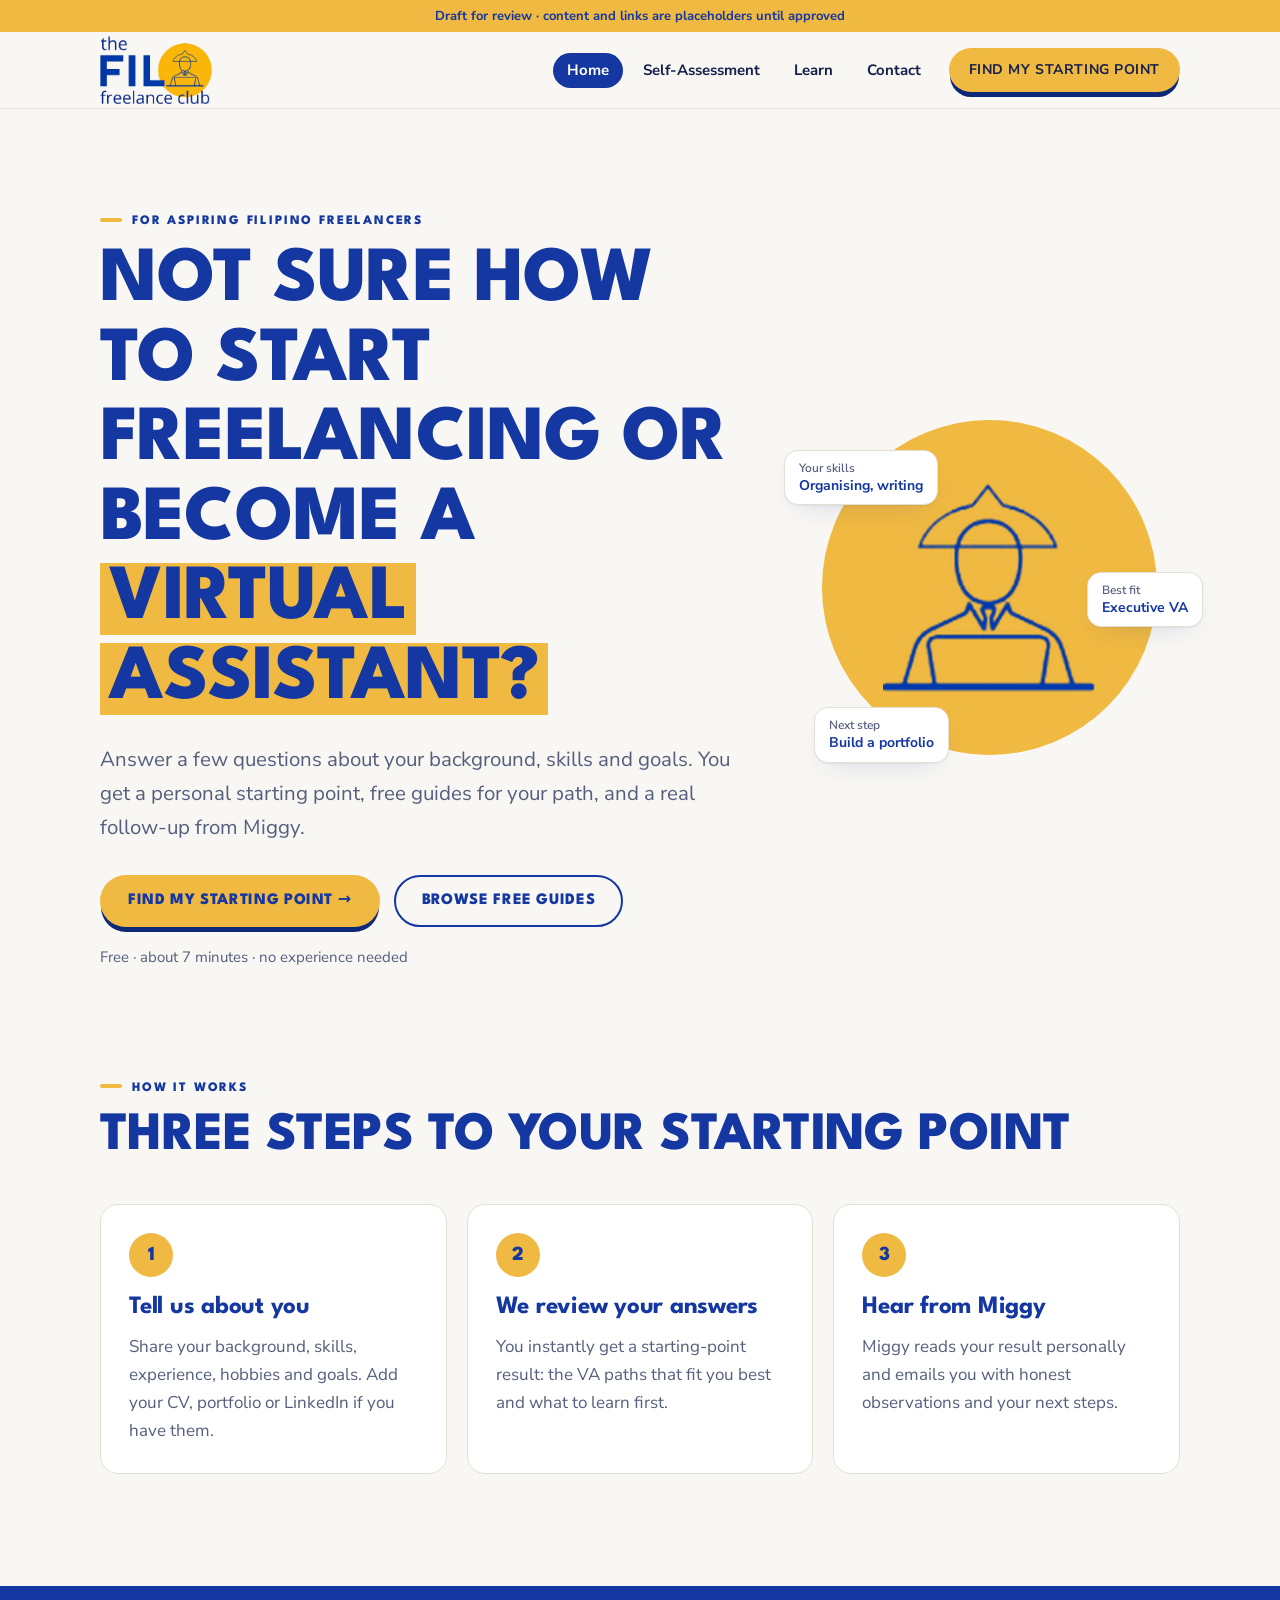
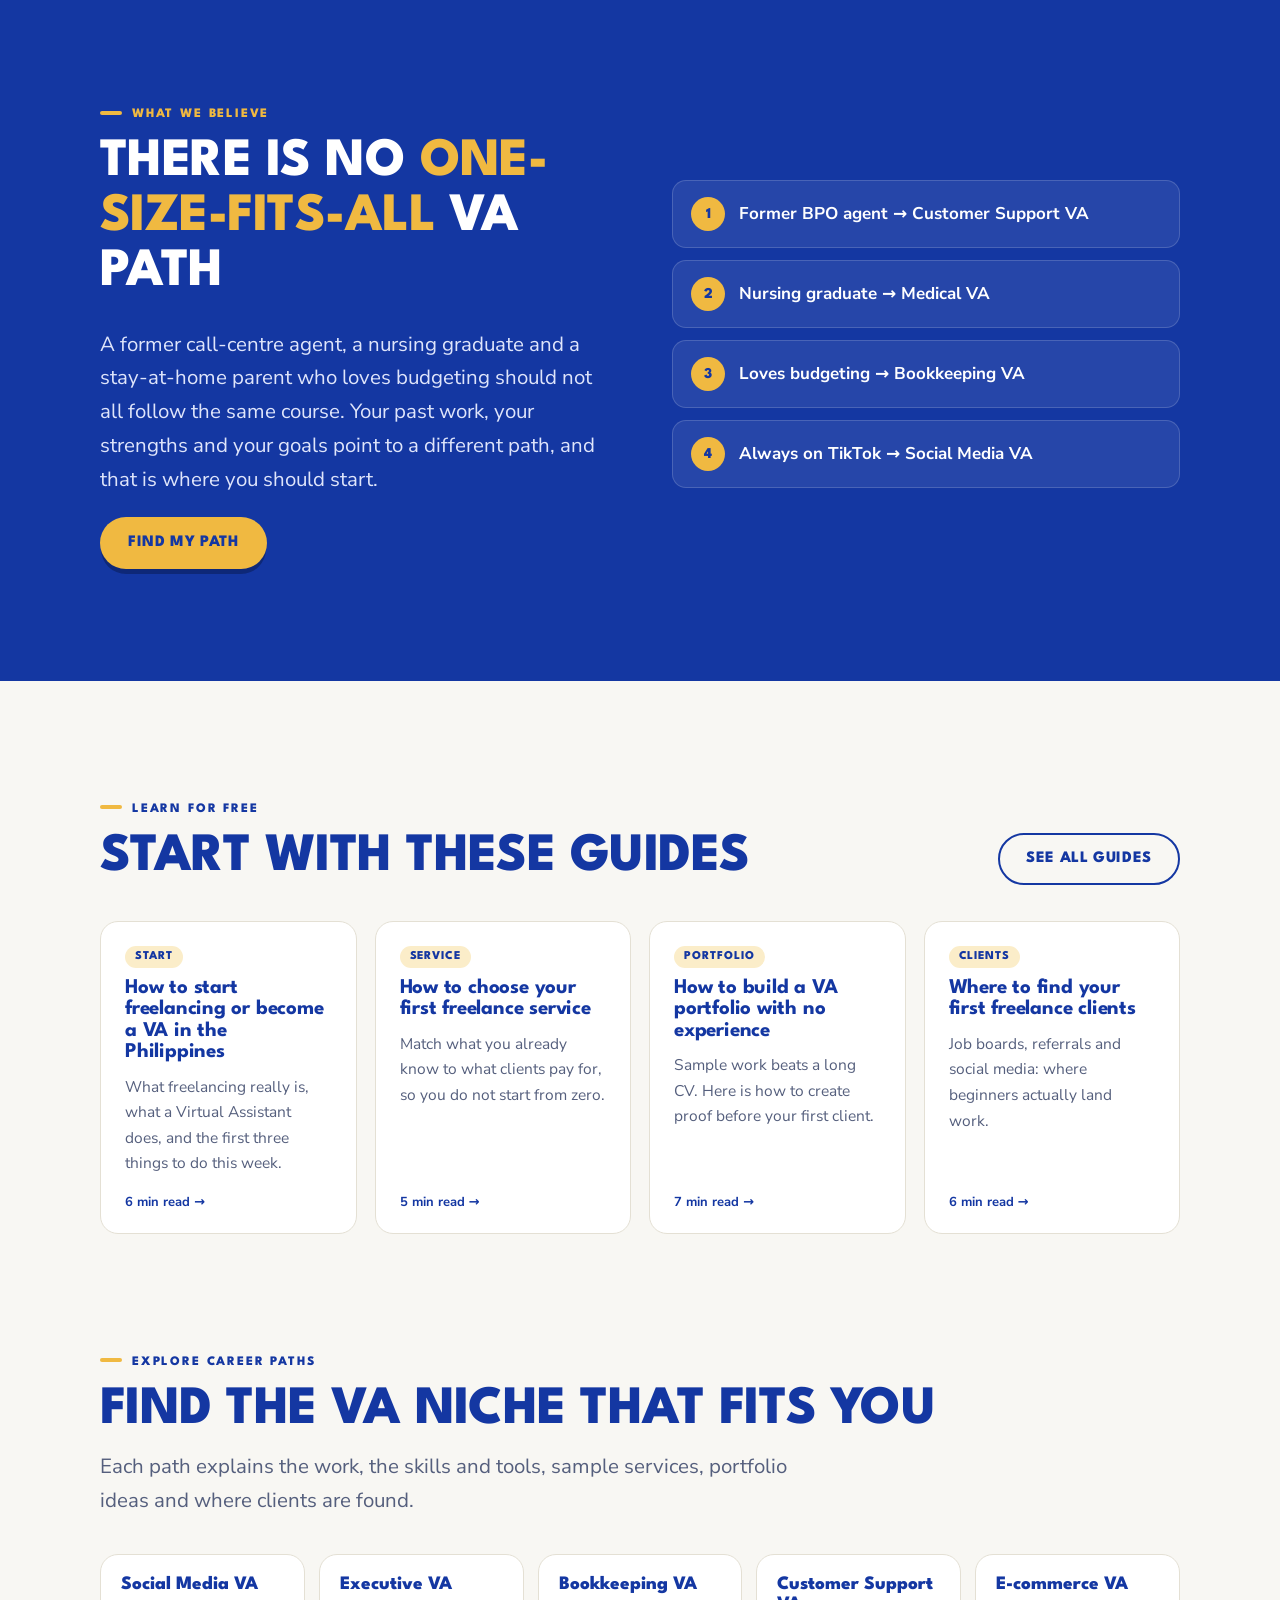
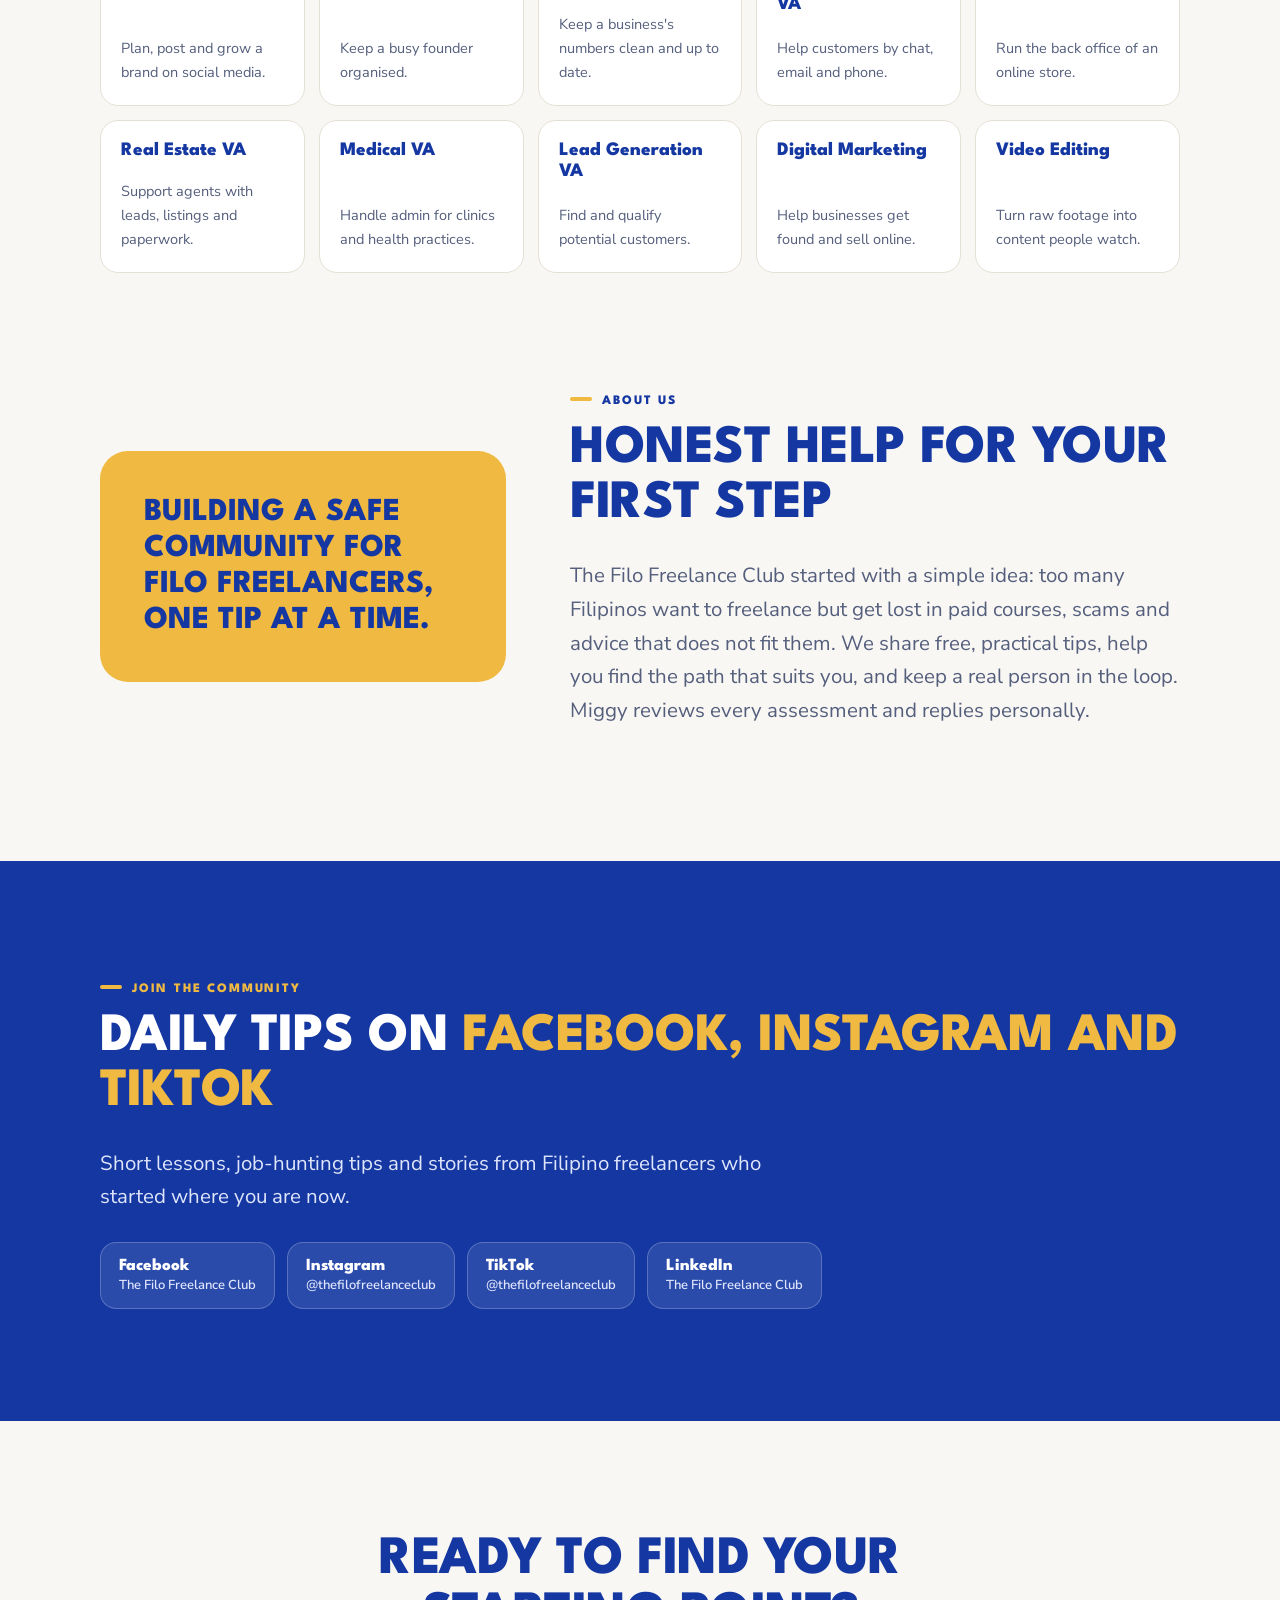
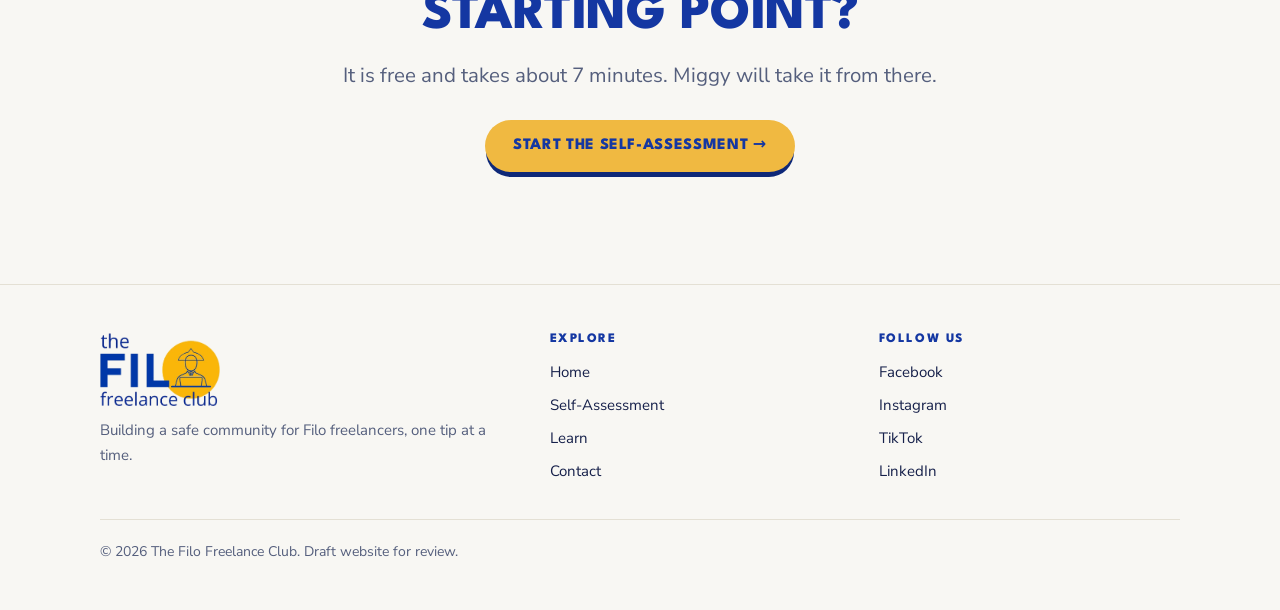
<file: index.html>
<!doctype html>
<html lang="en">
<head>
  <meta charset="utf-8">
  <meta name="viewport" content="width=device-width, initial-scale=1">
  <title>The Filo Freelance Club · Start freelancing or become a VA</title>
  <meta name="description" content="Not sure how to start freelancing or become a Virtual Assistant? Take a free self-assessment, learn with free guides, and get a personal follow-up from Miggy.">
  <meta name="theme-color" content="#1437a2">
  <link rel="icon" href="assets/img/favicon.png">
  <link rel="preconnect" href="https://fonts.googleapis.com">
  <link rel="preconnect" href="https://fonts.gstatic.com" crossorigin>
  <link href="https://fonts.googleapis.com/css2?family=League+Spartan:wght@600;700;800&family=Nunito+Sans:wght@400;600;700;800&display=swap" rel="stylesheet">
  <link rel="stylesheet" href="assets/css/style.css">
</head>
<body data-page="home">
  <a class="skip" href="#main">Skip to content</a>
  <div class="draft-bar">Draft for review · content and links are placeholders until approved</div>
  <header id="site-header"></header>

  <main id="main">
    <!-- Hero: starting-point CTA -->
    <section class="hero" aria-labelledby="hero-title">
      <div class="wrap">
        <div>
          <span class="eyebrow">For aspiring Filipino freelancers</span>
          <h1 id="hero-title">Not sure how to start freelancing or become a <span class="hl">Virtual Assistant?</span></h1>
          <p class="lead">Answer a few questions about your background, skills and goals. You get a personal starting point, free guides for your path, and a real follow-up from Miggy.</p>
          <div class="hero-actions">
            <a class="btn btn-primary" href="assessment.html">Find my starting point →</a>
            <a class="btn btn-ghost" href="learn.html">Browse free guides</a>
          </div>
          <p class="hero-note">Free · about 7 minutes · no experience needed</p>
        </div>
        <div class="hero-art" aria-hidden="true">
          <div class="sun"></div>
          <img class="mark" src="assets/img/figure.png" alt="">
          <div class="chip c1"><small>Your skills</small>Organising, writing</div>
          <div class="chip c2"><small>Best fit</small>Executive VA</div>
          <div class="chip c3"><small>Next step</small>Build a portfolio</div>
        </div>
      </div>
    </section>

    <!-- How it works -->
    <section class="section" id="how" aria-labelledby="how-title" style="padding-top: 0">
      <div class="wrap">
        <span class="eyebrow">How it works</span>
        <h2 id="how-title">Three steps to your starting point</h2>
        <ol class="steps">
          <li class="step">
            <span class="step-n" aria-hidden="true">1</span>
            <h3>Tell us about you</h3>
            <p>Share your background, skills, experience, hobbies and goals. Add your CV, portfolio or LinkedIn if you have them.</p>
          </li>
          <li class="step">
            <span class="step-n" aria-hidden="true">2</span>
            <h3>We review your answers</h3>
            <p>You instantly get a starting-point result: the VA paths that fit you best and what to learn first.</p>
          </li>
          <li class="step">
            <span class="step-n" aria-hidden="true">3</span>
            <h3>Hear from Miggy</h3>
            <p>Miggy reads your result personally and emails you with honest observations and your next steps.</p>
          </li>
        </ol>
      </div>
    </section>

    <!-- Core belief -->
    <section class="section on-blue belief" aria-labelledby="belief-title">
      <div class="wrap">
        <div>
          <span class="eyebrow">What we believe</span>
          <h2 id="belief-title">There is no <span class="hl">one-size-fits-all</span> VA path</h2>
          <p class="lead">A former call-centre agent, a nursing graduate and a stay-at-home parent who loves budgeting should not all follow the same course. Your past work, your strengths and your goals point to a different path, and that is where you should start.</p>
          <a class="btn btn-primary" href="assessment.html">Find my path</a>
        </div>
        <ul class="paths-line">
          <li><span>1</span>Former BPO agent → Customer Support VA</li>
          <li><span>2</span>Nursing graduate → Medical VA</li>
          <li><span>3</span>Loves budgeting → Bookkeeping VA</li>
          <li><span>4</span>Always on TikTok → Social Media VA</li>
        </ul>
      </div>
    </section>

    <!-- Learn for free -->
    <section class="section" aria-labelledby="learn-title">
      <div class="wrap">
        <div class="head">
          <div>
            <span class="eyebrow">Learn for free</span>
            <h2 id="learn-title">Start with these guides</h2>
          </div>
          <a class="btn btn-ghost" href="learn.html">See all guides</a>
        </div>
        <div class="cards" id="featured-guides"></div>
      </div>
    </section>

    <!-- Career paths -->
    <section class="section" aria-labelledby="paths-title" style="padding-top: 0">
      <div class="wrap">
        <div class="head">
          <div>
            <span class="eyebrow">Explore career paths</span>
            <h2 id="paths-title">Find the VA niche that fits you</h2>
            <p class="lead">Each path explains the work, the skills and tools, sample services, portfolio ideas and where clients are found.</p>
          </div>
        </div>
        <div class="niches" id="niche-grid"></div>
      </div>
    </section>

    <!-- About -->
    <section class="section about" id="about" aria-labelledby="about-title" style="padding-top: 0">
      <div class="wrap">
        <p class="about-quote">Building a safe community for Filo freelancers, one tip at a time.</p>
        <div>
          <span class="eyebrow">About us</span>
          <h2 id="about-title">Honest help for your first step</h2>
          <p class="lead">The Filo Freelance Club started with a simple idea: too many Filipinos want to freelance but get lost in paid courses, scams and advice that does not fit them. We share free, practical tips, help you find the path that suits you, and keep a real person in the loop. Miggy reviews every assessment and replies personally.</p>
        </div>
      </div>
    </section>

    <!-- Social community -->
    <section class="section on-blue" aria-labelledby="community-title">
      <div class="wrap">
        <span class="eyebrow">Join the community</span>
        <h2 id="community-title">Daily tips on <span class="hl">Facebook, Instagram and TikTok</span></h2>
        <p class="lead">Short lessons, job-hunting tips and stories from Filipino freelancers who started where you are now.</p>
        <div id="social-links"></div>
      </div>
    </section>

    <!-- Final CTA -->
    <section class="section cta" aria-labelledby="cta-title">
      <div class="wrap">
        <h2 id="cta-title">Ready to find your starting point?</h2>
        <p class="lead">It is free and takes about 7 minutes. Miggy will take it from there.</p>
        <a class="btn btn-primary" href="assessment.html">Start the self-assessment →</a>
      </div>
    </section>
  </main>

  <footer id="site-footer"></footer>

  <script src="assets/js/data.js"></script>
  <script src="assets/js/main.js"></script>
  <script>
    (function () {
      const F = window.FILO, UI = window.FILO_UI;
      document.getElementById('featured-guides').innerHTML = F.guides.filter((g) => g.featured).map(UI.guideCard).join('');
      document.getElementById('niche-grid').innerHTML = F.niches.map(UI.nicheCard).join('');
      document.getElementById('social-links').innerHTML = UI.socialLinks();
    })();
  </script>
</body>
</html>
</file>
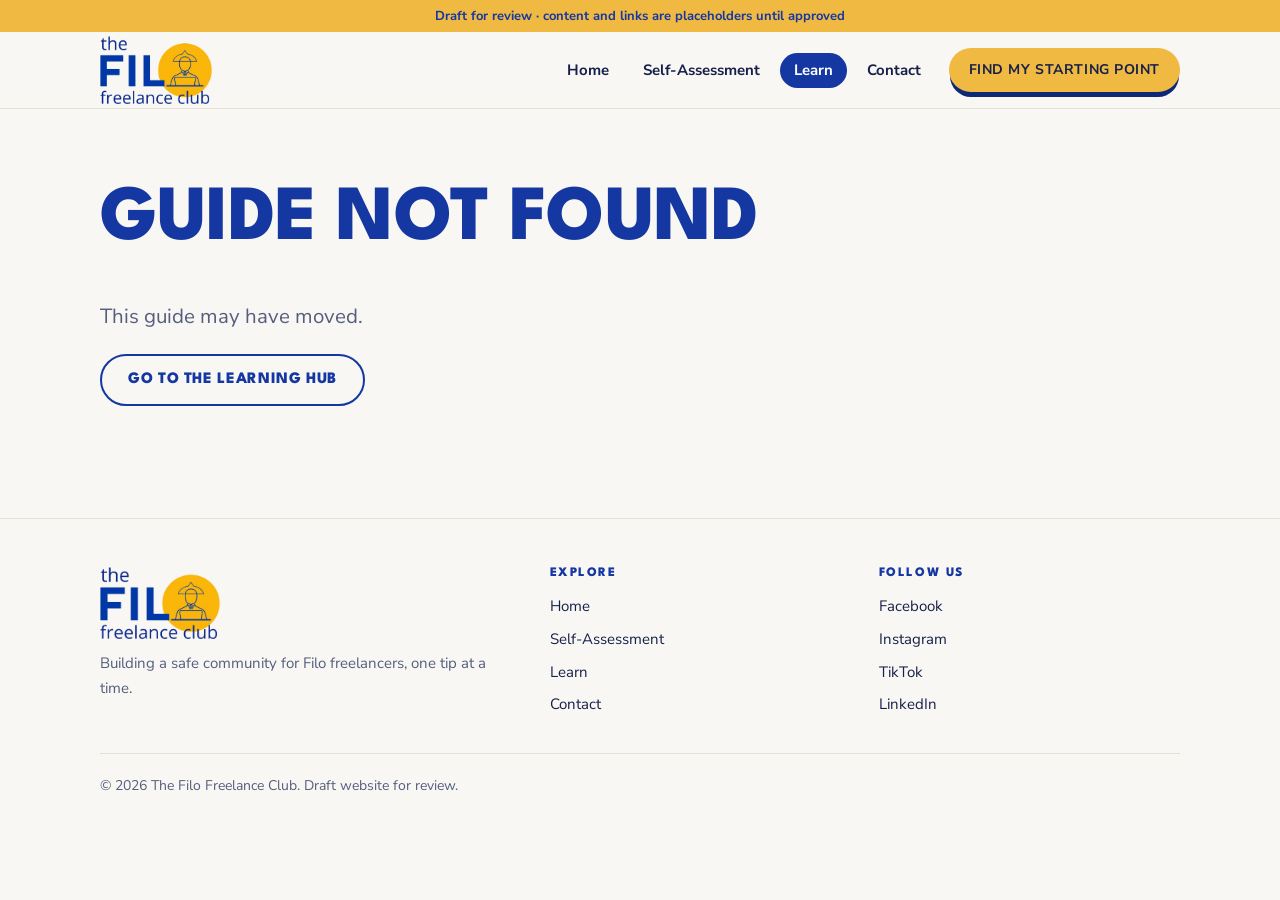
<file: article.html>
<!doctype html>
<html lang="en">
<head>
  <meta charset="utf-8">
  <meta name="viewport" content="width=device-width, initial-scale=1">
  <title>Guide · The Filo Freelance Club</title>
  <meta name="description" content="Free freelancing and VA guide from The Filo Freelance Club.">
  <meta name="theme-color" content="#1437a2">
  <link rel="icon" href="assets/img/favicon.png">
  <link rel="preconnect" href="https://fonts.googleapis.com">
  <link rel="preconnect" href="https://fonts.gstatic.com" crossorigin>
  <link href="https://fonts.googleapis.com/css2?family=League+Spartan:wght@600;700;800&family=Nunito+Sans:wght@400;600;700;800&display=swap" rel="stylesheet">
  <link rel="stylesheet" href="assets/css/style.css">
</head>
<body data-page="learn">
  <a class="skip" href="#main">Skip to content</a>
  <div class="draft-bar">Draft for review · content and links are placeholders until approved</div>
  <header id="site-header"></header>

  <main id="main">
    <article class="section" style="padding-top: clamp(36px, 6vw, 72px)">
      <div class="wrap" id="article"></div>
    </article>
  </main>

  <footer id="site-footer"></footer>

  <script src="assets/js/data.js"></script>
  <script src="assets/js/main.js"></script>
  <script>
    (function () {
      const F = window.FILO, UI = window.FILO_UI, esc = UI.esc;
      const params = new URLSearchParams(location.search);
      const root = document.getElementById('article');
      const guide = F.guides.find((g) => g.id === params.get('guide'));
      const niche = F.niches.find((n) => n.id === params.get('niche'));
      const setMeta = (title, desc) => {
        document.title = `${title} · The Filo Freelance Club`;
        document.querySelector('meta[name="description"]').setAttribute('content', desc);
      };
      const nextBox = `
        <div class="next-box on-blue">
          <h2>Find out which path fits you</h2>
          <a class="btn btn-primary" href="assessment.html">Take the self-assessment →</a>
        </div>`;

      if (guide) {
        setMeta(guide.title, guide.summary);
        const i = F.guides.indexOf(guide), next = F.guides[i + 1];
        root.innerHTML = `
          <div class="article">
            <p class="crumbs"><a href="learn.html">Learning Hub</a> / ${esc(guide.step)}</p>
            <span class="tag">Step ${i + 1} of ${F.guides.length} · ${guide.minutes} min read</span>
            <h1 style="margin-top:16px">${esc(guide.title)}</h1>
            <p class="lead">${esc(guide.summary)}</p>
            ${guide.sections.map((s) => `
              <h2>${esc(s.h)}</h2>
              ${s.p ? `<p>${esc(s.p)}</p>` : ''}
              ${s.list ? `<ul>${s.list.map((li) => `<li>${esc(li)}</li>`).join('')}</ul>` : ''}`).join('')}
            ${next ? `<p style="margin-top:32px"><a href="article.html?guide=${next.id}"><b>Next: ${esc(next.title)} →</b></a></p>` : ''}
            ${nextBox}
          </div>`;
      } else if (niche) {
        setMeta(niche.name, `${niche.line} Skills, tools, sample services, portfolio ideas and where to find clients.`);
        const list = (a) => `<ul>${a.map((x) => `<li>${esc(x)}</li>`).join('')}</ul>`;
        root.innerHTML = `
          <div class="article">
            <p class="crumbs"><a href="learn.html#niches">Career paths</a> / ${esc(niche.name)}</p>
            <span class="tag">Career path</span>
            <h1 style="margin-top:16px">${esc(niche.name)}</h1>
            <p class="lead">${esc(niche.line)}</p>
            <h2>What the work looks like</h2>
            <p>${esc(niche.work)}</p>
            <div class="facts">
              <section class="fact"><h2>Skills</h2>${list(niche.skills)}</section>
              <section class="fact"><h2>Tools</h2>${list(niche.tools)}</section>
              <section class="fact"><h2>Sample services</h2>${list(niche.services)}</section>
              <section class="fact"><h2>Portfolio ideas</h2>${list(niche.portfolio)}</section>
            </div>
            <h2>Where clients may be found</h2>
            ${list(niche.clients)}
            ${nextBox}
          </div>`;
      } else {
        root.innerHTML = `
          <div class="article">
            <h1>Guide not found</h1>
            <p class="lead">This guide may have moved.</p>
            <a class="btn btn-ghost" href="learn.html">Go to the Learning Hub</a>
          </div>`;
      }
    })();
  </script>
</body>
</html>
</file>
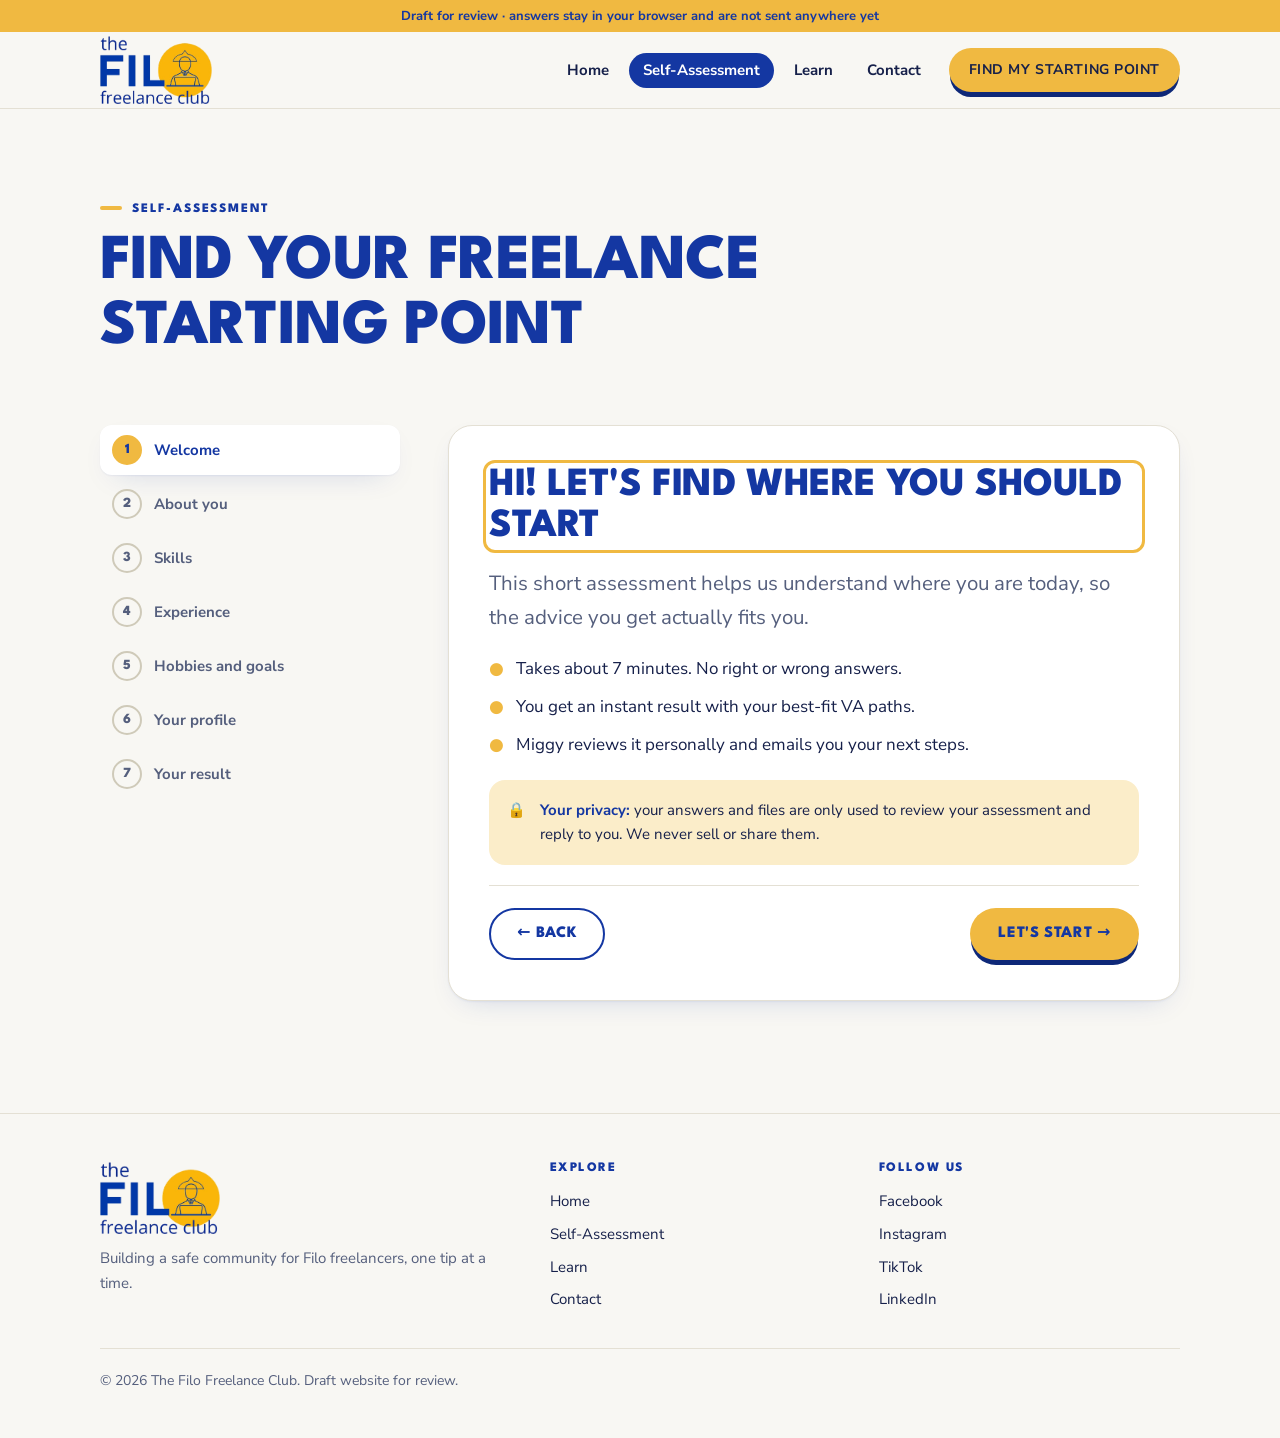
<file: assessment.html>
<!doctype html>
<html lang="en">
<head>
  <meta charset="utf-8">
  <meta name="viewport" content="width=device-width, initial-scale=1">
  <title>Self-Assessment · Find your starting point · The Filo Freelance Club</title>
  <meta name="description" content="A free 7-minute self-assessment for aspiring Filipino freelancers and Virtual Assistants. Get your best-fit VA paths and a personal follow-up from Miggy.">
  <meta name="theme-color" content="#1437a2">
  <link rel="icon" href="assets/img/favicon.png">
  <link rel="preconnect" href="https://fonts.googleapis.com">
  <link rel="preconnect" href="https://fonts.gstatic.com" crossorigin>
  <link href="https://fonts.googleapis.com/css2?family=League+Spartan:wght@600;700;800&family=Nunito+Sans:wght@400;600;700;800&display=swap" rel="stylesheet">
  <link rel="stylesheet" href="assets/css/style.css">
</head>
<body data-page="assessment">
  <a class="skip" href="#main">Skip to content</a>
  <div class="draft-bar">Draft for review · answers stay in your browser and are not sent anywhere yet</div>
  <header id="site-header"></header>

  <main id="main">
    <section class="page-hero" style="padding-bottom: 20px">
      <div class="wrap">
        <span class="eyebrow">Self-assessment</span>
        <h1>Find your freelance starting point</h1>
      </div>
    </section>

    <section class="section" style="padding-top: 12px">
      <div class="wrap assess">
        <ol class="progress" id="progress" aria-label="Assessment steps"></ol>

        <div>
          <div class="bar" aria-hidden="true"><i id="bar"></i></div>
          <form class="form-card" id="assessment" novalidate>

            <!-- 1. Friendly intro -->
            <div class="step-panel" data-step="Welcome">
              <h2 tabindex="-1">Hi! Let's find where you should start</h2>
              <p class="lead">This short assessment helps us understand where you are today, so the advice you get actually fits you.</p>
              <ul class="intro-points">
                <li>Takes about 7 minutes. No right or wrong answers.</li>
                <li>You get an instant result with your best-fit VA paths.</li>
                <li>Miggy reviews it personally and emails you your next steps.</li>
              </ul>
              <div class="privacy"><span aria-hidden="true">🔒</span><p style="margin:0"><b>Your privacy:</b> your answers and files are only used to review your assessment and reply to you. We never sell or share them.</p></div>
            </div>

            <!-- 2. Background -->
            <div class="step-panel" data-step="About you" hidden>
              <h2 tabindex="-1">About you</h2>
              <div class="row">
                <div class="field">
                  <label for="name">Full name</label>
                  <input id="name" name="name" type="text" autocomplete="name" required>
                </div>
                <div class="field">
                  <label for="email">Email</label>
                  <input id="email" name="email" type="email" autocomplete="email" required aria-describedby="email-hint">
                  <p class="hint" id="email-hint">Miggy will send your follow-up here.</p>
                </div>
              </div>
              <div class="row">
                <div class="field">
                  <label for="location">Where are you based?</label>
                  <input id="location" name="location" type="text" autocomplete="address-level2" placeholder="e.g. Quezon City">
                </div>
                <div class="field">
                  <label for="hours">Hours you can freelance each week</label>
                  <select id="hours" name="hours">
                    <option value="">Choose one</option>
                    <option>Less than 10 hours</option>
                    <option>10 to 20 hours</option>
                    <option>20 to 40 hours</option>
                    <option>Full-time (40+)</option>
                  </select>
                </div>
              </div>
              <fieldset>
                <legend>Which best describes you right now?</legend>
                <div class="choices" data-group="situation" data-type="radio"></div>
              </fieldset>
            </div>

            <!-- 3. Skills -->
            <div class="step-panel" data-step="Skills" hidden>
              <h2 tabindex="-1">What are you good at?</h2>
              <fieldset aria-describedby="skills-hint skills-error">
                <legend>Choose all that apply</legend>
                <p class="hint" id="skills-hint" style="margin:-4px 0 12px">Think about work, school, side hustles and things friends ask you to help with.</p>
                <div class="choices" data-group="skills" data-type="checkbox"></div>
                <p class="error" id="skills-error" hidden style="margin-top:10px">Choose at least one skill.</p>
              </fieldset>
              <div class="field">
                <label for="tools">Tools you already use <span style="font-weight:600;color:var(--muted)">(optional)</span></label>
                <input id="tools" name="tools" type="text" placeholder="e.g. Canva, Excel, Google Docs, Shopify">
              </div>
            </div>

            <!-- 4. Experience -->
            <div class="step-panel" data-step="Experience" hidden>
              <h2 tabindex="-1">Your experience</h2>
              <fieldset>
                <legend>Have you worked in any of these?</legend>
                <div class="choices" data-group="industries" data-type="checkbox"></div>
              </fieldset>
              <fieldset>
                <legend>Freelancing experience so far</legend>
                <div class="choices" data-group="freelance" data-type="radio"></div>
              </fieldset>
            </div>

            <!-- 5. Hobbies + goals -->
            <div class="step-panel" data-step="Hobbies and goals" hidden>
              <h2 tabindex="-1">Hobbies and goals</h2>
              <fieldset>
                <legend>What do you enjoy doing in your free time?</legend>
                <div class="choices" data-group="hobbies" data-type="checkbox"></div>
              </fieldset>
              <fieldset>
                <legend>What is your main goal?</legend>
                <div class="choices" data-group="goals" data-type="radio"></div>
              </fieldset>
              <fieldset>
                <legend>What is holding you back?</legend>
                <div class="choices" data-group="barriers" data-type="checkbox"></div>
              </fieldset>
            </div>

            <!-- 6. Professional assets -->
            <div class="step-panel" data-step="Your profile" hidden>
              <h2 tabindex="-1">Your professional profile</h2>
              <p class="lead" style="font-size:17px">All optional. Share what you have so Miggy can give more specific advice.</p>
              <div class="field">
                <label for="cv">CV or resume</label>
                <div class="file-drop">
                  <input id="cv" name="cv" type="file" accept=".pdf,.doc,.docx" aria-describedby="cv-hint">
                  <p class="hint" id="cv-hint">PDF or Word, up to 5 MB.</p>
                </div>
              </div>
              <div class="row">
                <div class="field">
                  <label for="portfolio">Portfolio link</label>
                  <input id="portfolio" name="portfolio" type="url" placeholder="https://">
                </div>
                <div class="field">
                  <label for="linkedin">LinkedIn</label>
                  <input id="linkedin" name="linkedin" type="url" placeholder="https://linkedin.com/in/">
                </div>
              </div>
              <div class="field">
                <label for="profiles">OnlineJobs.ph, Upwork or personal website</label>
                <input id="profiles" name="profiles" type="url" placeholder="https://">
              </div>
            </div>

            <!-- 7. Result -->
            <div class="step-panel" data-step="Your result" hidden>
              <div id="result" tabindex="-1"></div>
            </div>

            <div class="step-actions" id="actions">
              <button type="button" class="btn btn-ghost" id="back" hidden>← Back</button>
              <button type="submit" class="btn btn-primary" id="next">Let's start →</button>
            </div>
          </form>
        </div>
      </div>
    </section>
  </main>

  <footer id="site-footer"></footer>

  <script src="assets/js/data.js"></script>
  <script src="assets/js/main.js"></script>
  <script src="assets/js/assessment.js"></script>
</body>
</html>
</file>
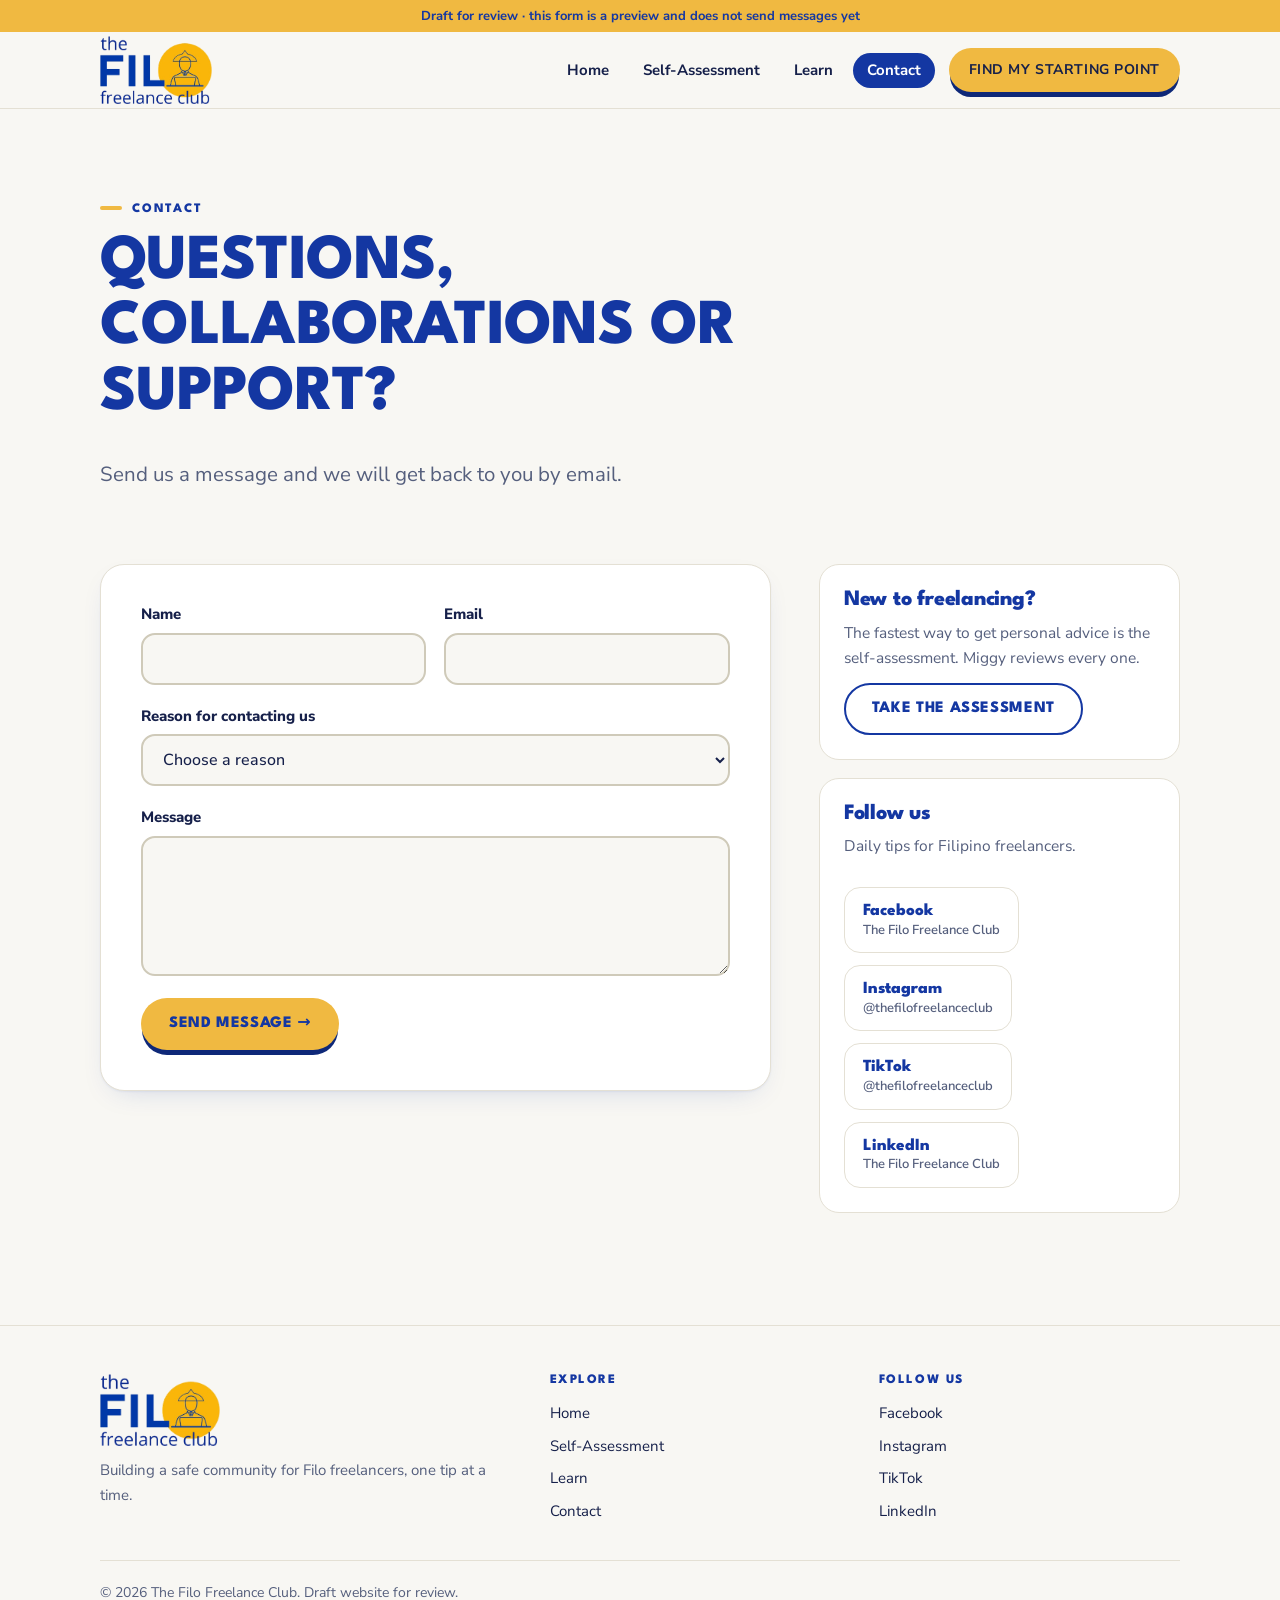
<file: contact.html>
<!doctype html>
<html lang="en">
<head>
  <meta charset="utf-8">
  <meta name="viewport" content="width=device-width, initial-scale=1">
  <title>Contact · The Filo Freelance Club</title>
  <meta name="description" content="Questions, collaborations or support? Contact The Filo Freelance Club about the self-assessment, the Learning Hub, workshops or partnerships.">
  <meta name="theme-color" content="#1437a2">
  <link rel="icon" href="assets/img/favicon.png">
  <link rel="preconnect" href="https://fonts.googleapis.com">
  <link rel="preconnect" href="https://fonts.gstatic.com" crossorigin>
  <link href="https://fonts.googleapis.com/css2?family=League+Spartan:wght@600;700;800&family=Nunito+Sans:wght@400;600;700;800&display=swap" rel="stylesheet">
  <link rel="stylesheet" href="assets/css/style.css">
</head>
<body data-page="contact">
  <a class="skip" href="#main">Skip to content</a>
  <div class="draft-bar">Draft for review · this form is a preview and does not send messages yet</div>
  <header id="site-header"></header>

  <main id="main">
    <section class="page-hero">
      <div class="wrap">
        <span class="eyebrow">Contact</span>
        <h1>Questions, collaborations or support?</h1>
        <p class="lead">Send us a message and we will get back to you by email.</p>
      </div>
    </section>

    <section class="section" style="padding-top: 8px">
      <div class="wrap contact-grid">
        <div>
          <form class="form-card" id="contact-form" novalidate>
            <div class="row">
              <div class="field">
                <label for="c-name">Name</label>
                <input id="c-name" name="name" type="text" autocomplete="name" required>
              </div>
              <div class="field">
                <label for="c-email">Email</label>
                <input id="c-email" name="email" type="email" autocomplete="email" required>
              </div>
            </div>
            <div class="field">
              <label for="c-reason">Reason for contacting us</label>
              <select id="c-reason" name="reason" required>
                <option value="">Choose a reason</option>
                <option>Assessment</option>
                <option>Learning Hub</option>
                <option>Workshop</option>
                <option>Partnership</option>
                <option>Other</option>
              </select>
            </div>
            <div class="field">
              <label for="c-message">Message</label>
              <textarea id="c-message" name="message" required></textarea>
            </div>
            <button class="btn btn-primary" type="submit">Send message →</button>
          </form>
          <div class="success" id="contact-success" hidden tabindex="-1">
            <h2>Thanks, <span id="success-name"></span>!</h2>
            <p>Your message preview is ready. When the website goes live, it will reach the team and we will reply by email.</p>
            <a class="btn btn-ghost" href="learn.html">Browse free guides</a>
          </div>
        </div>

        <aside class="contact-side" aria-label="Other ways to reach us">
          <div class="side-card">
            <h2>New to freelancing?</h2>
            <p>The fastest way to get personal advice is the self-assessment. Miggy reviews every one.</p>
            <a class="btn btn-ghost" href="assessment.html">Take the assessment</a>
          </div>
          <div class="side-card">
            <h2>Follow us</h2>
            <p>Daily tips for Filipino freelancers.</p>
            <div id="social-links"></div>
          </div>
        </aside>
      </div>
    </section>
  </main>

  <footer id="site-footer"></footer>

  <script src="assets/js/data.js"></script>
  <script src="assets/js/main.js"></script>
  <script>
    (function () {
      document.getElementById('social-links').innerHTML = window.FILO_UI.socialLinks('light');
      const form = document.getElementById('contact-form');
      const rules = {
        name: (v) => (v ? '' : 'Please enter your name.'),
        email: (v) => (!v ? 'Please enter your email.' : /^[^\s@]+@[^\s@]+\.[^\s@]+$/.test(v) ? '' : 'Please enter a valid email, like juan@gmail.com.'),
        reason: (v) => (v ? '' : 'Please choose a reason.'),
        message: (v) => (v ? '' : 'Please write a short message.'),
      };
      function check(el) {
        const msg = rules[el.name](el.value.trim());
        const id = el.id + '-error';
        let err = document.getElementById(id);
        if (msg) {
          if (!err) { err = document.createElement('p'); err.className = 'error'; err.id = id; el.after(err); }
          err.textContent = msg;
          el.setAttribute('aria-invalid', 'true');
          el.setAttribute('aria-describedby', id);
        } else {
          if (err) err.remove();
          el.removeAttribute('aria-invalid');
          el.removeAttribute('aria-describedby');
        }
        return !msg;
      }
      form.addEventListener('input', (e) => { if (e.target.getAttribute('aria-invalid')) check(e.target); });
      form.addEventListener('submit', (e) => {
        e.preventDefault();
        const fields = [...form.querySelectorAll('[name]')];
        const bad = fields.filter((f) => !check(f));
        if (bad.length) { bad[0].focus(); return; }
        // DRAFT: POST to the backend here so the message reaches the admin dashboard.
        document.getElementById('success-name').textContent = form.name.value.trim().split(' ')[0];
        form.hidden = true;
        const ok = document.getElementById('contact-success');
        ok.hidden = false;
        ok.focus();
      });
    })();
  </script>
</body>
</html>
</file>
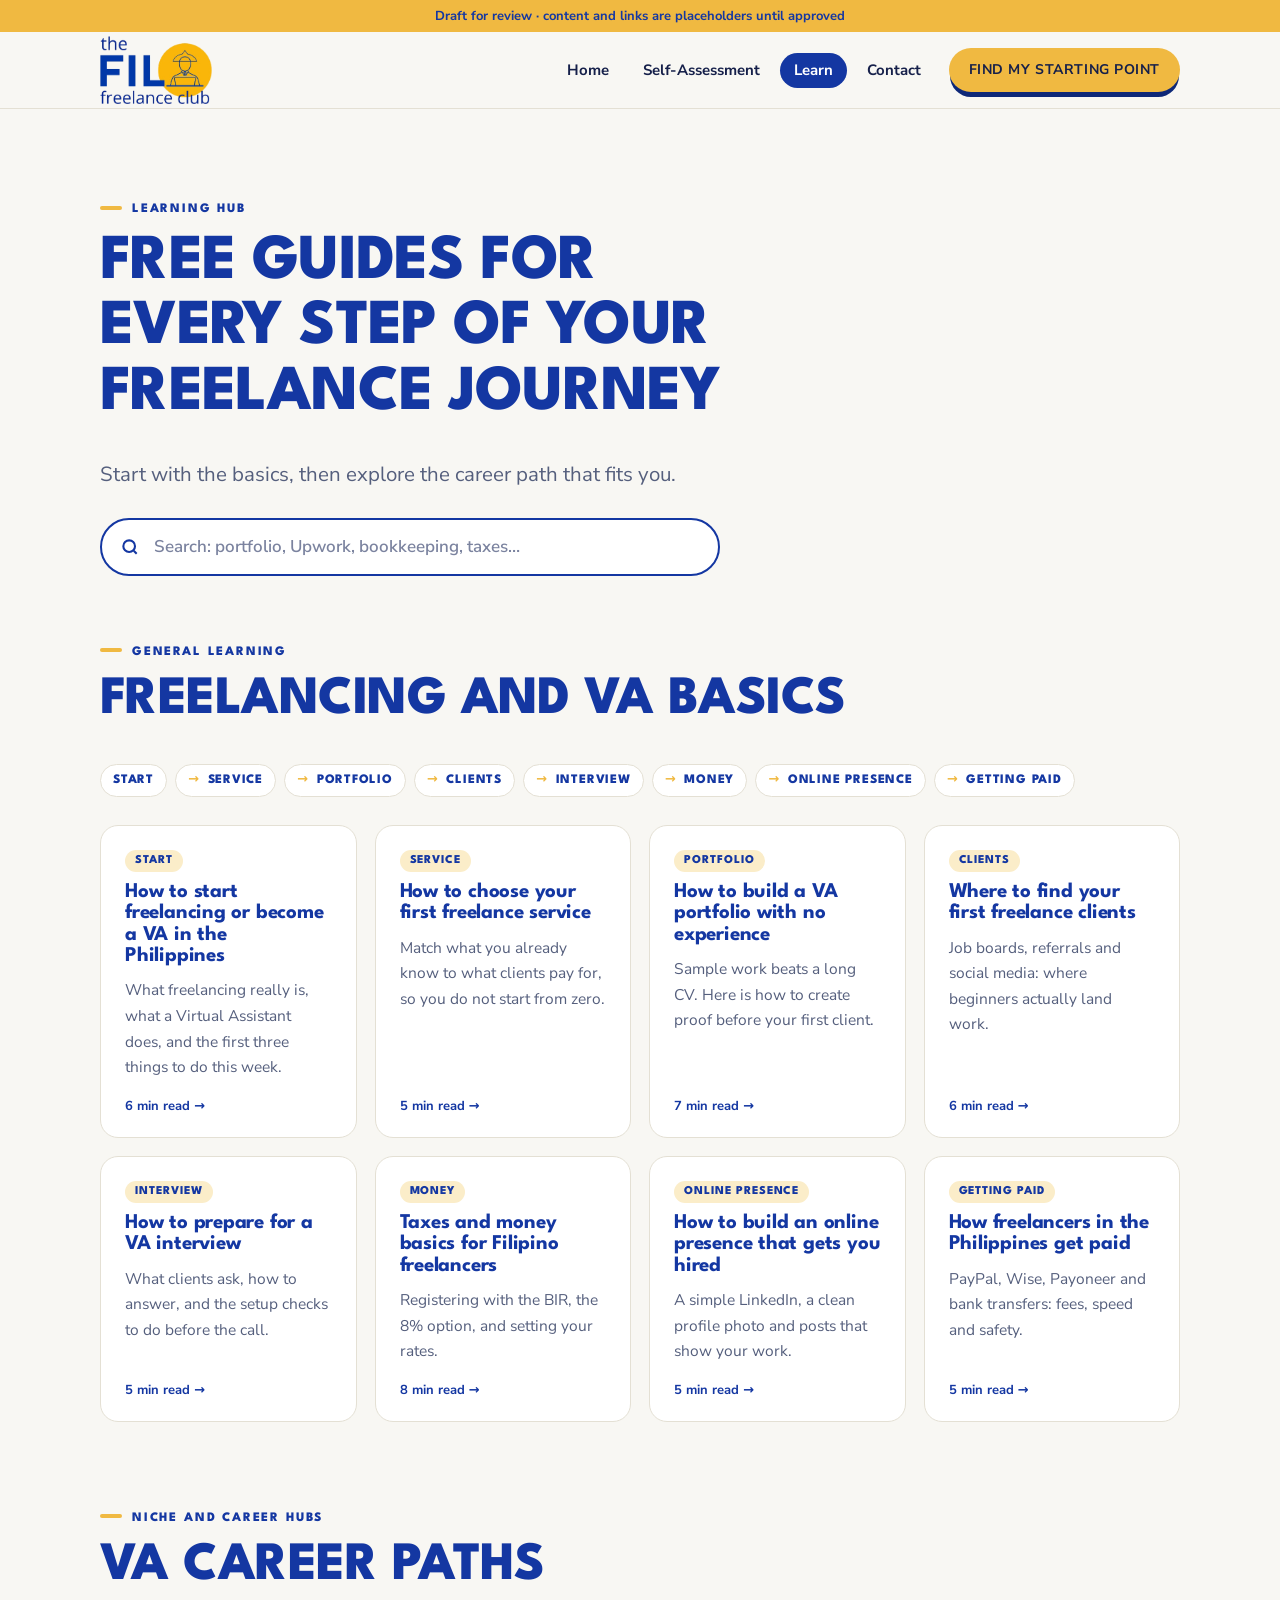
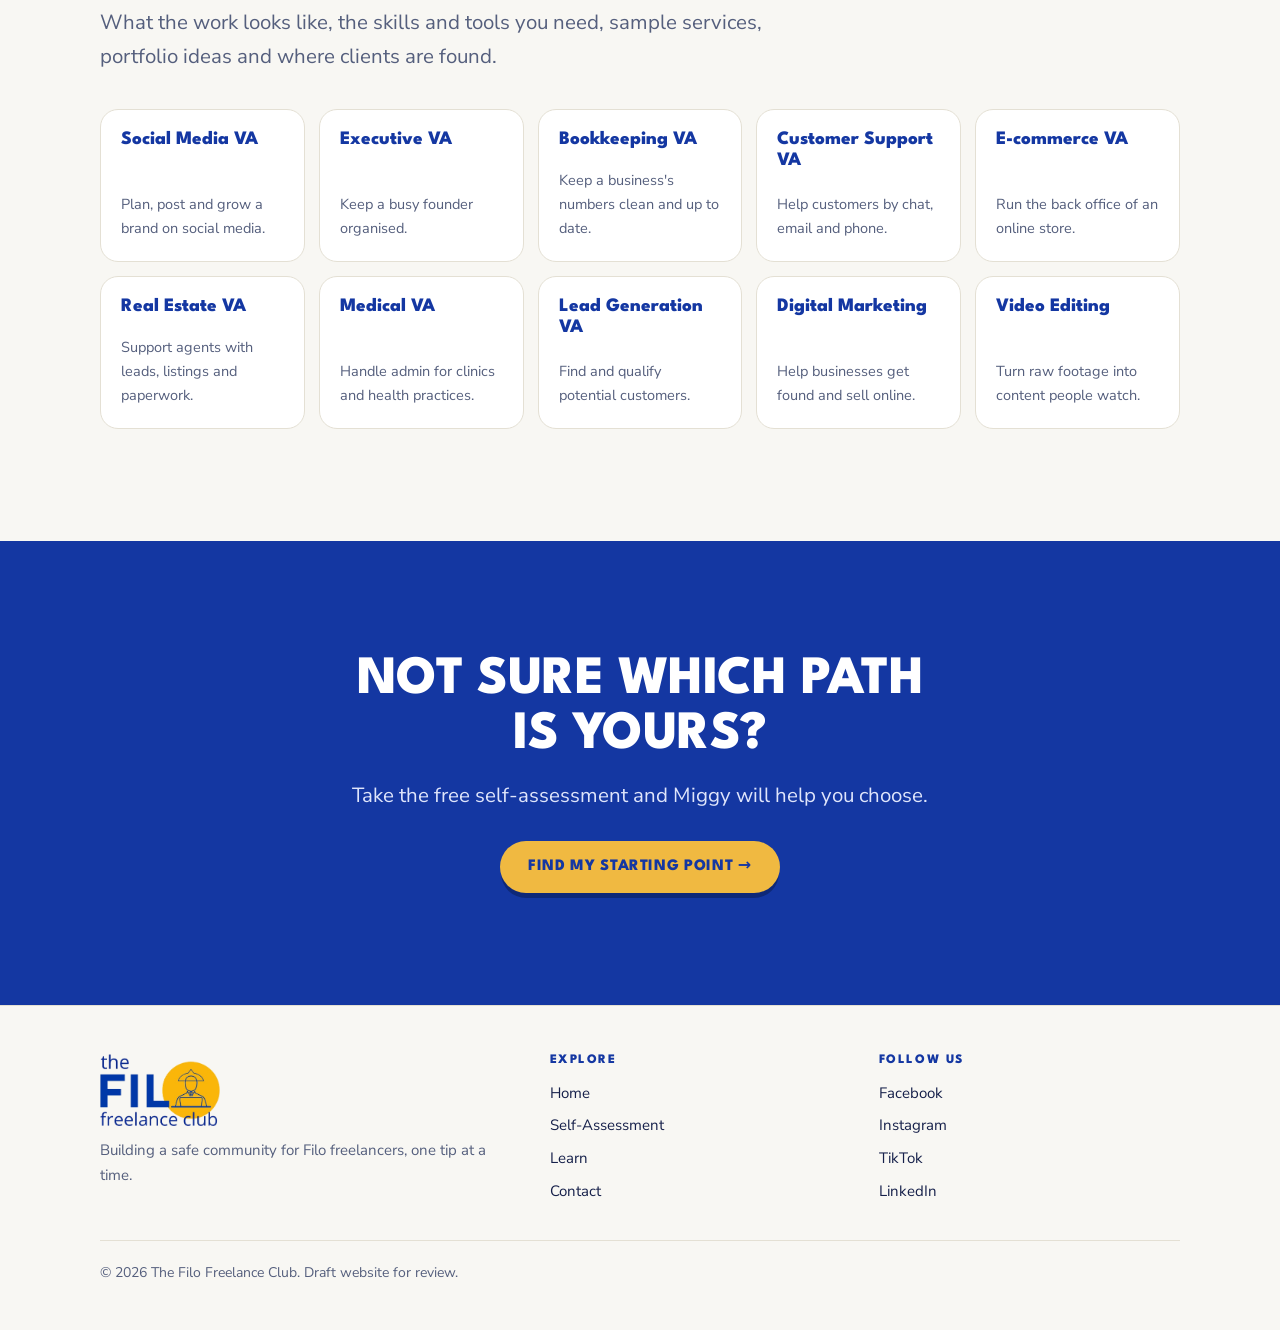
<file: learn.html>
<!doctype html>
<html lang="en">
<head>
  <meta charset="utf-8">
  <meta name="viewport" content="width=device-width, initial-scale=1">
  <title>Learning Hub · Free freelancing and VA guides · The Filo Freelance Club</title>
  <meta name="description" content="Free guides for Filipino freelancers and Virtual Assistants: getting started, choosing a service, portfolios, clients, interviews, taxes and getting paid, plus VA career paths.">
  <meta name="theme-color" content="#1437a2">
  <link rel="icon" href="assets/img/favicon.png">
  <link rel="preconnect" href="https://fonts.googleapis.com">
  <link rel="preconnect" href="https://fonts.gstatic.com" crossorigin>
  <link href="https://fonts.googleapis.com/css2?family=League+Spartan:wght@600;700;800&family=Nunito+Sans:wght@400;600;700;800&display=swap" rel="stylesheet">
  <link rel="stylesheet" href="assets/css/style.css">
</head>
<body data-page="learn">
  <a class="skip" href="#main">Skip to content</a>
  <div class="draft-bar">Draft for review · content and links are placeholders until approved</div>
  <header id="site-header"></header>

  <main id="main">
    <section class="page-hero">
      <div class="wrap">
        <span class="eyebrow">Learning Hub</span>
        <h1>Free guides for every step of your freelance journey</h1>
        <p class="lead">Start with the basics, then explore the career path that fits you.</p>
        <form class="search" role="search" onsubmit="return false">
          <label class="sr-only" for="q">Search guides and career paths</label>
          <svg viewBox="0 0 24 24" fill="none" stroke="currentColor" stroke-width="2.5" aria-hidden="true"><circle cx="11" cy="11" r="7"/><path d="m20 20-3.5-3.5"/></svg>
          <input id="q" type="search" placeholder="Search: portfolio, Upwork, bookkeeping, taxes…" autocomplete="off">
        </form>
        <p class="sr-only" id="result-count" role="status" aria-live="polite"></p>
      </div>
    </section>

    <section class="section" style="padding-top: 16px">
      <div class="wrap">
        <div class="hub-group">
          <div class="head">
            <div>
              <span class="eyebrow">General learning</span>
              <h2>Freelancing and VA basics</h2>
            </div>
          </div>
          <ol class="path" aria-label="Recommended order">
            <li>Start</li><li>Service</li><li>Portfolio</li><li>Clients</li><li>Interview</li><li>Money</li><li>Online presence</li><li>Getting paid</li>
          </ol>
          <div class="cards" id="guide-list"></div>
          <p class="empty" id="guide-empty" hidden>No guides match that search yet.</p>
        </div>

        <div class="hub-group" id="niches">
          <div class="head">
            <div>
              <span class="eyebrow">Niche and career hubs</span>
              <h2>VA career paths</h2>
              <p class="lead">What the work looks like, the skills and tools you need, sample services, portfolio ideas and where clients are found.</p>
            </div>
          </div>
          <div class="niches" id="niche-list"></div>
          <p class="empty" id="niche-empty" hidden>No career paths match that search yet.</p>
        </div>
      </div>
    </section>

    <section class="section on-blue cta">
      <div class="wrap">
        <h2>Not sure which path is yours?</h2>
        <p class="lead">Take the free self-assessment and Miggy will help you choose.</p>
        <a class="btn btn-primary" href="assessment.html">Find my starting point →</a>
      </div>
    </section>
  </main>

  <footer id="site-footer"></footer>

  <script src="assets/js/data.js"></script>
  <script src="assets/js/main.js"></script>
  <script>
    (function () {
      const F = window.FILO, UI = window.FILO_UI;
      const gList = document.getElementById('guide-list'), nList = document.getElementById('niche-list');
      const gEmpty = document.getElementById('guide-empty'), nEmpty = document.getElementById('niche-empty');
      const count = document.getElementById('result-count');
      const text = (o) => JSON.stringify(o).toLowerCase();

      function render(q) {
        q = q.trim().toLowerCase();
        const g = F.guides.filter((x) => !q || text(x).includes(q));
        const n = F.niches.filter((x) => !q || text(x).includes(q));
        gList.innerHTML = g.map(UI.guideCard).join('');
        nList.innerHTML = n.map(UI.nicheCard).join('');
        gEmpty.hidden = g.length > 0;
        nEmpty.hidden = n.length > 0;
        count.textContent = q ? `${g.length} guides and ${n.length} career paths match "${q}".` : '';
      }

      const input = document.getElementById('q');
      const initial = new URLSearchParams(location.search).get('q') || '';
      input.value = initial;
      input.addEventListener('input', () => render(input.value));
      render(initial);
    })();
  </script>
</body>
</html>
</file>
<file: assets/css/style.css>
/* The Filo Freelance Club: brand palette from the logo banner.
   Contrast: blue on cream 9.6:1, blue on yellow 5.6:1, yellow on blue 5.6:1.
   Yellow text is only used on blue, never on cream. */
:root {
  --blue: #1437a2;
  --blue-deep: #0e2878;
  --yellow: #f0b941;
  --yellow-soft: #fbedc9;
  --cream: #f8f7f3;
  --paper: #ffffff;
  --ink: #16204a;
  --muted: #555f7d;
  --line: #e4e0d4;
  --radius: 18px;
  --shadow: 0 1px 2px rgba(20, 55, 162, .06), 0 10px 30px -16px rgba(20, 55, 162, .25);
  --head: 'League Spartan', 'Arial Black', system-ui, sans-serif;
  --body: 'Nunito Sans', system-ui, -apple-system, 'Segoe UI', sans-serif;
  --wrap: 1160px;
  --g: clamp(16px, 4vw, 40px);
}

*, *::before, *::after { box-sizing: border-box; }
html { scroll-behavior: smooth; -webkit-text-size-adjust: 100%; }
@media (prefers-reduced-motion: reduce) { html { scroll-behavior: auto; } *, *::before, *::after { transition: none !important; animation: none !important; } }
body { margin: 0; background: var(--cream); color: var(--ink); font: 400 17px/1.65 var(--body); }
img { max-width: 100%; display: block; }
a { color: var(--blue); text-underline-offset: 3px; }
a:hover { color: var(--blue-deep); }
h1, h2, h3, h4 { font-family: var(--head); color: var(--blue); line-height: 1.02; margin: 0 0 .5em; letter-spacing: -0.01em; }
h1, h2 { text-transform: uppercase; font-weight: 800; }
h1 { font-size: clamp(40px, 6.4vw, 78px); }
h2 { font-size: clamp(32px, 4.4vw, 54px); }
h3 { font-size: clamp(21px, 2vw, 25px); font-weight: 700; }
p { margin: 0 0 1em; }
.hl { background: var(--yellow); color: var(--blue); padding: 0 .12em; box-decoration-break: clone; -webkit-box-decoration-break: clone; }
.on-blue .hl, .hl-on-blue { background: none; color: var(--yellow); padding: 0; }

/* Accessibility helpers */
.skip { position: absolute; left: 12px; top: -60px; z-index: 100; background: var(--blue); color: #fff; padding: 10px 16px; border-radius: 10px; font-weight: 700; }
.skip:focus { top: 12px; color: #fff; }
:focus-visible { outline: 3px solid var(--yellow); outline-offset: 3px; border-radius: 6px; }
.on-blue :focus-visible { outline-color: #fff; }
.sr-only { position: absolute; width: 1px; height: 1px; padding: 0; margin: -1px; overflow: hidden; clip: rect(0 0 0 0); white-space: nowrap; border: 0; }

.wrap { max-width: var(--wrap); margin: 0 auto; padding: 0 var(--g); }
.section { padding: clamp(64px, 9vw, 112px) 0; }
.eyebrow { display: inline-block; font: 800 13px/1 var(--head); letter-spacing: .14em; text-transform: uppercase; color: var(--blue); margin-bottom: 14px; }
.eyebrow::before { content: ""; display: inline-block; width: 22px; height: 4px; border-radius: 4px; background: var(--yellow); margin-right: 10px; vertical-align: middle; transform: translateY(-2px); }
.on-blue .eyebrow { color: var(--yellow); }
.lead { font-size: clamp(18px, 1.6vw, 21px); color: var(--muted); max-width: 60ch; }
.on-blue .lead { color: #dfe5fb; }

/* Draft ribbon: remove before launch */
.draft-bar { background: var(--yellow); color: var(--blue); text-align: center; font: 700 13px/1.4 var(--body); padding: 7px var(--g); }

/* Buttons */
.btn {
  display: inline-flex; align-items: center; justify-content: center; gap: 10px; min-height: 52px; padding: 14px 26px;
  border-radius: 999px; border: 2px solid transparent; font: 800 16px/1 var(--head); letter-spacing: .04em; text-transform: uppercase;
  text-decoration: none; cursor: pointer; transition: transform .2s ease, background .2s ease, box-shadow .2s ease;
}
.btn:hover { transform: translateY(-2px); }
.btn-primary { background: var(--yellow); color: var(--blue); box-shadow: 0 6px 0 -1px var(--blue-deep); }
.btn-primary:hover { color: var(--blue); box-shadow: 0 8px 0 -1px var(--blue-deep); }
.btn-ghost { background: transparent; border-color: var(--blue); color: var(--blue); }
.btn-ghost:hover { background: var(--blue); color: #fff; }
.on-blue .btn-ghost { border-color: #fff; color: #fff; }
.on-blue .btn-ghost:hover { background: #fff; color: var(--blue); }
.btn[disabled] { opacity: .5; cursor: not-allowed; transform: none; }

/* Header */
.site-header { position: sticky; top: 0; z-index: 50; background: rgba(248, 247, 243, .94); backdrop-filter: blur(10px); border-bottom: 1px solid var(--line); }
.site-header .wrap { display: flex; align-items: center; justify-content: space-between; gap: 20px; min-height: 76px; }
.logo img { width: 112px; height: auto; }
#assessment { scroll-margin-top: 100px; }
.nav { display: flex; align-items: center; gap: 6px; }
.nav a { padding: 10px 14px; border-radius: 999px; font: 700 15px/1 var(--body); color: var(--ink); text-decoration: none; }
.nav a:hover { background: var(--yellow-soft); color: var(--blue); }
.nav a[aria-current="page"] { background: var(--blue); color: #fff; }
.nav .btn { min-height: 44px; padding: 10px 18px; font-size: 14px; margin-left: 8px; }
.menu-btn { display: none; background: none; border: 2px solid var(--blue); color: var(--blue); border-radius: 12px; padding: 8px 12px; font: 800 14px var(--head); text-transform: uppercase; cursor: pointer; }
@media (max-width: 860px) {
  .menu-btn { display: inline-flex; }
  .nav { display: none; position: absolute; inset: 76px 0 auto 0; flex-direction: column; align-items: stretch; padding: 12px var(--g) 20px; background: var(--cream); border-bottom: 1px solid var(--line); }
  .nav.open { display: flex; }
  .nav a { padding: 14px; font-size: 17px; }
  .nav .btn { margin: 8px 0 0; }
}

/* Hero */
.hero { padding: clamp(48px, 8vw, 96px) 0 clamp(56px, 8vw, 104px); position: relative; overflow: hidden; }
.hero .wrap { display: grid; grid-template-columns: minmax(0, 1.25fr) minmax(0, .75fr); gap: clamp(28px, 5vw, 64px); align-items: center; }
.hero h1 { margin-bottom: 24px; }
.hero-actions { display: flex; flex-wrap: wrap; gap: 14px; margin: 30px 0 18px; }
.hero-note { font-size: 15px; color: var(--muted); margin: 0; }
.hero-art { position: relative; aspect-ratio: 1; max-width: 420px; justify-self: center; width: 100%; }
.hero-art .sun { position: absolute; inset: 6%; border-radius: 50%; background: var(--yellow); }
.hero-art .mark { position: absolute; inset: 22%; width: 56%; height: 56%; object-fit: contain; }
.hero-art .chip {
  position: absolute; background: var(--paper); border: 1px solid var(--line); box-shadow: var(--shadow); border-radius: 14px;
  padding: 10px 14px; font: 700 14px/1.2 var(--body); color: var(--blue);
}
.hero-art .chip small { display: block; font-weight: 600; color: var(--muted); font-size: 12px; margin-bottom: 2px; }
.hero-art .c1 { left: -4%; top: 14%; }
.hero-art .c2 { right: -6%; top: 46%; }
.hero-art .c3 { left: 4%; bottom: 4%; }
@media (max-width: 860px) {
  .hero .wrap { grid-template-columns: minmax(0, 1fr); }
  .hero-art { max-width: 300px; }
  .hero-art .c2 { right: 0; }
  .hero-art .c1 { left: 0; }
}

/* How it works */
.steps { list-style: none; margin: 40px 0 0; padding: 0; display: grid; grid-template-columns: repeat(3, minmax(0, 1fr)); gap: 20px; counter-reset: s; }
.step { background: var(--paper); border: 1px solid var(--line); border-radius: var(--radius); padding: 28px; position: relative; }
.step-n { display: grid; place-items: center; width: 44px; height: 44px; border-radius: 50%; background: var(--yellow); color: var(--blue); font: 800 20px/1 var(--head); margin-bottom: 18px; }
.step p { color: var(--muted); margin: 0; }
@media (max-width: 860px) { .steps { grid-template-columns: minmax(0, 1fr); } }

/* Blue band */
.on-blue { background: var(--blue); color: #fff; }
.on-blue h2, .on-blue h3 { color: #fff; }
.belief .wrap { display: grid; grid-template-columns: minmax(0, 1fr) minmax(0, 1fr); gap: clamp(28px, 5vw, 72px); align-items: center; }
.paths-line { list-style: none; padding: 0; margin: 0; display: grid; gap: 12px; }
.paths-line li { display: flex; align-items: center; gap: 14px; padding: 16px 18px; border-radius: 14px; background: rgba(255, 255, 255, .08); border: 1px solid rgba(255, 255, 255, .16); font-weight: 700; }
.paths-line li span { display: grid; place-items: center; min-width: 34px; height: 34px; border-radius: 50%; background: var(--yellow); color: var(--blue); font: 800 15px var(--head); }
@media (max-width: 860px) { .belief .wrap { grid-template-columns: minmax(0, 1fr); } }

/* Section heads */
.head { display: flex; justify-content: space-between; align-items: end; gap: 20px; flex-wrap: wrap; margin-bottom: 36px; }
.head h2 { margin: 0; }
.head .lead { margin: 12px 0 0; }

/* Guide cards */
.cards { display: grid; grid-template-columns: repeat(4, minmax(0, 1fr)); gap: 18px; }
.cards-3 { grid-template-columns: repeat(3, minmax(0, 1fr)); }
.card {
  display: flex; flex-direction: column; gap: 10px; background: var(--paper); border: 1px solid var(--line); border-radius: var(--radius);
  padding: 24px; text-decoration: none; color: var(--ink); transition: transform .2s ease, box-shadow .2s ease, border-color .2s ease;
}
.card:hover { transform: translateY(-4px); box-shadow: var(--shadow); border-color: var(--blue); color: var(--ink); }
.card h3 { margin: 0; font-size: 21px; }
.card p { margin: 0; color: var(--muted); font-size: 15.5px; }
.card .meta { margin-top: auto; padding-top: 10px; font: 700 13px/1 var(--body); color: var(--blue); }
.tag { align-self: flex-start; background: var(--yellow-soft); color: var(--blue); border-radius: 999px; padding: 5px 10px; font: 800 12px/1 var(--head); letter-spacing: .08em; text-transform: uppercase; }
@media (max-width: 1000px) { .cards { grid-template-columns: repeat(2, minmax(0, 1fr)); } .cards-3 { grid-template-columns: repeat(2, minmax(0, 1fr)); } }
@media (max-width: 560px) { .cards, .cards-3 { grid-template-columns: minmax(0, 1fr); } }

/* Niche grid */
.niches { display: grid; grid-template-columns: repeat(5, minmax(0, 1fr)); gap: 14px; }
.niche {
  display: flex; flex-direction: column; justify-content: space-between; gap: 18px; min-height: 150px; padding: 20px;
  border-radius: var(--radius); background: var(--paper); border: 1px solid var(--line); text-decoration: none; color: var(--ink);
  transition: background .2s ease, color .2s ease, transform .2s ease;
}
.niche b { font: 800 19px/1.1 var(--head); color: var(--blue); }
.niche span { font-size: 14.5px; color: var(--muted); }
.niche:hover { background: var(--blue); transform: translateY(-4px); }
.niche:hover b { color: var(--yellow); }
.niche:hover span { color: #dfe5fb; }
@media (max-width: 1000px) { .niches { grid-template-columns: repeat(3, minmax(0, 1fr)); } }
@media (max-width: 640px) { .niches { grid-template-columns: repeat(2, minmax(0, 1fr)); } }
@media (max-width: 400px) { .niches { grid-template-columns: minmax(0, 1fr); } }

/* About + community */
.about .wrap { display: grid; grid-template-columns: minmax(0, .8fr) minmax(0, 1.2fr); gap: clamp(28px, 5vw, 72px); align-items: center; }
.about-quote { background: var(--yellow); color: var(--blue); border-radius: 28px; padding: clamp(28px, 4vw, 44px); font: 800 clamp(24px, 2.6vw, 32px)/1.12 var(--head); text-transform: uppercase; margin: 0; }
@media (max-width: 860px) { .about .wrap { grid-template-columns: minmax(0, 1fr); } }
.socials { list-style: none; padding: 0; margin: 28px 0 0; display: flex; flex-wrap: wrap; gap: 12px; }
.socials a { display: inline-flex; flex-direction: column; gap: 2px; min-width: 160px; padding: 14px 18px; border-radius: 16px; background: rgba(255,255,255,.1); border: 1px solid rgba(255,255,255,.22); color: #fff; text-decoration: none; font: 800 17px/1.1 var(--head); }
.socials a small { font: 600 13px/1.2 var(--body); color: #dfe5fb; }
.socials a:hover { background: var(--yellow); color: var(--blue); }
.socials a:hover small { color: var(--blue); }
.socials.light a { background: var(--paper); border-color: var(--line); color: var(--blue); }
.socials.light a small { color: var(--muted); }
.socials.light a:hover { background: var(--yellow); }

/* CTA band */
.cta { text-align: center; }
.cta h2 { max-width: 18ch; margin: 0 auto 16px; }
.cta .lead { margin: 0 auto 28px; }

/* Footer */
.site-footer { border-top: 1px solid var(--line); padding: 48px 0 32px; font-size: 15px; color: var(--muted); }
.site-footer .wrap { display: grid; grid-template-columns: minmax(0, 1.4fr) repeat(2, minmax(0, 1fr)); gap: 28px; }
.site-footer img { width: 120px; height: auto; margin-bottom: 12px; }
.site-footer h4 { font: 800 13px/1 var(--head); letter-spacing: .12em; text-transform: uppercase; margin-bottom: 14px; }
.site-footer ul { list-style: none; padding: 0; margin: 0; display: grid; gap: 8px; }
.site-footer a { color: var(--ink); text-decoration: none; }
.site-footer a:hover { color: var(--blue); text-decoration: underline; }
.site-footer .copy { grid-column: 1 / -1; border-top: 1px solid var(--line); padding-top: 20px; margin-top: 8px; font-size: 14px; }
@media (max-width: 700px) { .site-footer .wrap { grid-template-columns: minmax(0, 1fr); } }

/* Page hero (inner pages) */
.page-hero { padding: clamp(44px, 7vw, 84px) 0 clamp(28px, 4vw, 44px); }
.page-hero h1 { font-size: clamp(36px, 5.4vw, 64px); max-width: 18ch; }

/* Learning hub */
.search { position: relative; max-width: 620px; margin-top: 26px; }
.search input { width: 100%; min-height: 58px; padding: 14px 20px 14px 52px; border-radius: 999px; border: 2px solid var(--blue); background: var(--paper); font: 600 17px var(--body); color: var(--ink); }
.search svg { position: absolute; left: 20px; top: 50%; translate: 0 -50%; width: 20px; height: 20px; color: var(--blue); }
.search input::placeholder { color: #7b839f; }
.path { list-style: none; margin: 0 0 28px; padding: 0; display: flex; flex-wrap: wrap; gap: 8px; align-items: center; }
.path li { font: 800 13px/1 var(--head); letter-spacing: .06em; text-transform: uppercase; color: var(--blue); background: var(--paper); border: 1px solid var(--line); padding: 9px 12px; border-radius: 999px; }
.path li + li::before { content: "→"; margin-right: 8px; color: var(--yellow); font-weight: 800; }
.empty { padding: 28px; border: 2px dashed var(--line); border-radius: var(--radius); color: var(--muted); text-align: center; }
.hub-group + .hub-group { margin-top: clamp(48px, 7vw, 80px); }

/* Article / niche page */
.article { max-width: 760px; }
.article h2 { font-size: clamp(24px, 2.6vw, 32px); text-transform: none; margin-top: 1.6em; }
.article ul { padding-left: 1.2em; }
.article li { margin-bottom: .5em; }
.article li::marker { color: var(--blue); }
.crumbs { font: 700 14px var(--body); margin-bottom: 18px; }
.crumbs a { text-decoration: none; }
.facts { display: grid; grid-template-columns: repeat(2, minmax(0, 1fr)); gap: 16px; margin-top: 28px; }
.fact { background: var(--paper); border: 1px solid var(--line); border-radius: var(--radius); padding: 22px; }
.fact h2 { font: 800 14px/1 var(--head); letter-spacing: .12em; text-transform: uppercase; margin: 0 0 12px; }
.fact ul { margin: 0; padding-left: 1.1em; }
@media (max-width: 640px) { .facts { grid-template-columns: minmax(0, 1fr); } }
.next-box { margin-top: 40px; padding: 28px; border-radius: 24px; display: flex; flex-wrap: wrap; justify-content: space-between; align-items: center; gap: 18px; }
.next-box h2 { margin: 0; font-size: clamp(22px, 2.4vw, 28px); }

/* Forms */
.form-card { background: var(--paper); border: 1px solid var(--line); border-radius: 24px; padding: clamp(22px, 4vw, 40px); box-shadow: var(--shadow); }
.field { display: grid; gap: 8px; margin-bottom: 22px; }
.field label, .field legend { font: 800 15px/1.3 var(--body); color: var(--ink); }
.field .hint { font-size: 14px; color: var(--muted); margin: -2px 0 0; }
.field input[type="text"], .field input[type="email"], .field input[type="url"], .field select, .field textarea {
  width: 100%; min-height: 52px; padding: 12px 16px; border-radius: 14px; border: 2px solid #cfcab9; background: var(--cream);
  font: 500 16px var(--body); color: var(--ink);
}
.field textarea { min-height: 140px; resize: vertical; }
.field input:focus, .field select:focus, .field textarea:focus { border-color: var(--blue); background: #fff; outline: none; box-shadow: 0 0 0 4px var(--yellow-soft); }
.field input[aria-invalid="true"], .field select[aria-invalid="true"], .field textarea[aria-invalid="true"] { border-color: #b3261e; }
.error { color: #b3261e; font: 700 14px var(--body); margin: 0; }
.row { display: grid; grid-template-columns: repeat(2, minmax(0, 1fr)); gap: 0 18px; }
@media (max-width: 640px) { .row { grid-template-columns: minmax(0, 1fr); } }
fieldset { border: 0; padding: 0; margin: 0 0 24px; min-width: 0; }
fieldset legend { margin-bottom: 10px; padding: 0; }
.choices { display: flex; flex-wrap: wrap; gap: 10px; }
.choice { position: relative; }
.choice input { position: absolute; opacity: 0; inset: 0; width: 100%; height: 100%; margin: 0; cursor: pointer; }
.choice span { display: inline-flex; align-items: center; gap: 8px; min-height: 46px; padding: 10px 16px; border-radius: 999px; border: 2px solid #cfcab9; background: var(--cream); font: 700 15px var(--body); color: var(--ink); transition: background .15s, border-color .15s, color .15s; }
.choice input:checked + span { background: var(--blue); border-color: var(--blue); color: #fff; }
.choice input:checked + span::before { content: "✓"; color: var(--yellow); font-weight: 900; }
.choice input:focus-visible + span { outline: 3px solid var(--yellow); outline-offset: 3px; }
.choice:hover span { border-color: var(--blue); }

/* Assessment */
.assess { display: grid; grid-template-columns: minmax(0, 300px) minmax(0, 1fr); gap: clamp(24px, 4vw, 48px); align-items: start; }
.progress { position: sticky; top: 100px; list-style: none; padding: 0; margin: 0; display: grid; gap: 4px; }
.progress li { display: flex; align-items: center; gap: 12px; padding: 10px 12px; border-radius: 12px; font: 700 15px var(--body); color: var(--muted); }
.progress li span { display: grid; place-items: center; width: 30px; height: 30px; border-radius: 50%; border: 2px solid #cfcab9; font: 800 14px var(--head); color: var(--muted); flex: none; }
.progress li[aria-current="step"] { background: var(--paper); color: var(--blue); box-shadow: var(--shadow); }
.progress li[aria-current="step"] span { background: var(--yellow); border-color: var(--yellow); color: var(--blue); }
.progress li.done span { background: var(--blue); border-color: var(--blue); color: #fff; }
.bar { height: 8px; border-radius: 99px; background: var(--line); overflow: hidden; margin-bottom: 24px; display: none; }
.bar i { display: block; height: 100%; background: var(--blue); width: 0; transition: width .3s ease; }
@media (max-width: 860px) {
  .assess { grid-template-columns: minmax(0, 1fr); }
  .progress { display: none; }
  .bar { display: block; }
}
.step-panel h2 { font-size: clamp(28px, 3.4vw, 40px); }
.step-actions { display: flex; flex-wrap: wrap; gap: 12px; justify-content: space-between; margin-top: 10px; padding-top: 22px; border-top: 1px solid var(--line); }
.privacy { display: flex; gap: 14px; padding: 18px; border-radius: 16px; background: var(--yellow-soft); color: var(--ink); font-size: 15px; margin: 20px 0; }
.privacy b { color: var(--blue); }
.intro-points { list-style: none; padding: 0; margin: 20px 0; display: grid; gap: 10px; }
.intro-points li { display: flex; gap: 12px; align-items: baseline; }
.intro-points li::before { content: "●"; color: var(--yellow); }
.file-drop { display: grid; gap: 6px; padding: 22px; border: 2px dashed #cfcab9; border-radius: 16px; background: var(--cream); }
.file-drop input { font: 600 15px var(--body); }

/* Result */
.result-top { padding: clamp(22px, 4vw, 36px); border-radius: 24px; margin-bottom: 24px; }
.result-top h2 { margin-bottom: 10px; }
.matches { display: grid; gap: 14px; margin: 18px 0 28px; }
.match { display: grid; grid-template-columns: auto minmax(0, 1fr) auto; gap: 16px; align-items: center; padding: 18px 20px; border-radius: 18px; background: var(--paper); border: 1px solid var(--line); }
.match-rank { display: grid; place-items: center; width: 44px; height: 44px; border-radius: 50%; background: var(--yellow); color: var(--blue); font: 800 20px var(--head); }
.match h3 { margin: 0 0 4px; font-size: 21px; }
.match p { margin: 0; color: var(--muted); font-size: 15px; }
.meter { width: 120px; }
.meter b { display: block; text-align: right; font: 800 18px var(--head); color: var(--blue); }
.meter i { display: block; height: 8px; border-radius: 9px; background: var(--line); overflow: hidden; margin-top: 4px; }
.meter i::after { content: ""; display: block; height: 100%; width: var(--w); background: var(--blue); }
@media (max-width: 560px) { .match { grid-template-columns: auto minmax(0, 1fr); } .meter { grid-column: 1 / -1; width: 100%; } }
.next-steps { list-style: none; padding: 0; margin: 18px 0; display: grid; gap: 10px; counter-reset: n; }
.next-steps li { counter-increment: n; display: flex; gap: 14px; align-items: flex-start; padding: 14px 16px; border-radius: 14px; background: var(--paper); border: 1px solid var(--line); }
.next-steps li::before { content: counter(n); display: grid; place-items: center; min-width: 30px; height: 30px; border-radius: 50%; background: var(--blue); color: #fff; font: 800 14px var(--head); }
.timeline { list-style: none; padding: 0; margin: 18px 0 0; display: grid; grid-template-columns: repeat(3, minmax(0, 1fr)); gap: 12px; }
.timeline li { padding: 16px; border-radius: 16px; background: rgba(255,255,255,.1); border: 1px solid rgba(255,255,255,.2); font-size: 15px; }
.timeline li b { display: block; color: var(--yellow); font: 800 16px var(--head); text-transform: uppercase; margin-bottom: 4px; }
@media (max-width: 700px) { .timeline { grid-template-columns: minmax(0, 1fr); } }

/* Contact */
.contact-grid { display: grid; grid-template-columns: minmax(0, 1.3fr) minmax(0, .7fr); gap: clamp(24px, 4vw, 48px); align-items: start; }
.contact-side { display: grid; gap: 18px; }
.side-card { padding: 24px; border-radius: 20px; background: var(--paper); border: 1px solid var(--line); }
.side-card h2 { font-size: 22px; text-transform: none; margin-bottom: 8px; }
.side-card p { color: var(--muted); font-size: 15.5px; margin: 0 0 12px; }
@media (max-width: 860px) { .contact-grid { grid-template-columns: minmax(0, 1fr); } }
.success { padding: 28px; border-radius: 20px; background: var(--yellow-soft); }
.success h2 { font-size: clamp(26px, 3vw, 34px); }
</file>
